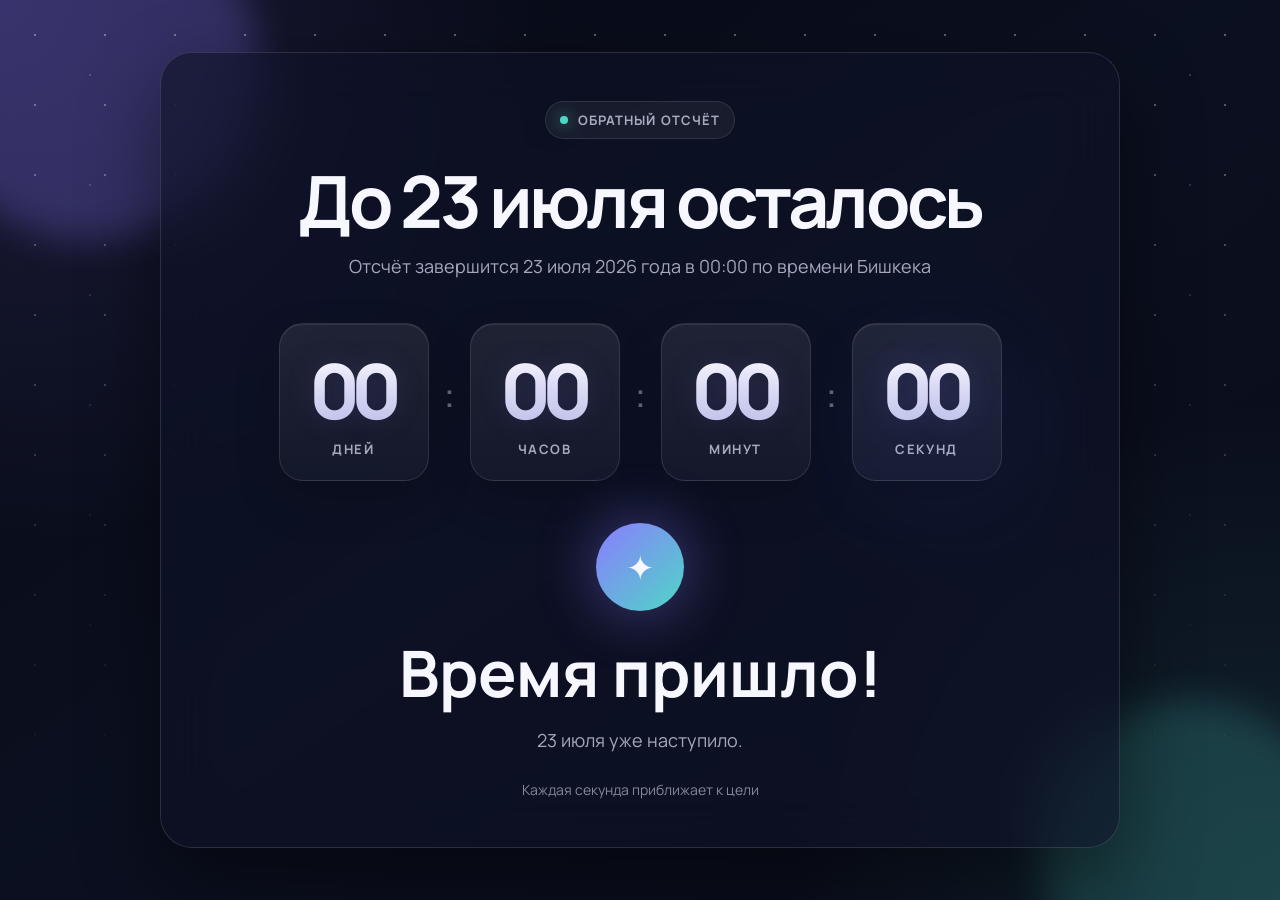
<file: index.html>
<!DOCTYPE html>
<html lang="ru">
<head>
  <meta charset="UTF-8" />
  <meta name="viewport" content="width=device-width, initial-scale=1.0" />
  <meta name="theme-color" content="#090b18" />
  <meta name="description" content="Обратный отсчёт до 23 июля 2026 года" />
  <title>До 23 июля осталось</title>

  <link rel="preconnect" href="https://fonts.googleapis.com">
  <link rel="preconnect" href="https://fonts.gstatic.com" crossorigin>
  <link href="https://fonts.googleapis.com/css2?family=Manrope:wght@400;500;600;700;800&display=swap" rel="stylesheet">

  <link rel="stylesheet" href="style.css" />
</head>
<body>
  <div class="background" aria-hidden="true">
    <div class="orb orb-one"></div>
    <div class="orb orb-two"></div>
    <div class="orb orb-three"></div>
    <div class="stars"></div>
  </div>

  <main class="page">
    <section class="countdown-card" aria-labelledby="page-title">
      <div class="eyebrow">
        <span class="status-dot"></span>
        Обратный отсчёт
      </div>

      <h1 id="page-title">До 23 июля осталось</h1>
      <p class="subtitle">
        Отсчёт завершится 23 июля 2026 года в 00:00 по времени Бишкека
      </p>

      <div class="countdown" id="countdown" aria-live="polite">
        <div class="time-box">
          <span class="time-value" id="days">00</span>
          <span class="time-label">дней</span>
        </div>

        <div class="separator">:</div>

        <div class="time-box">
          <span class="time-value" id="hours">00</span>
          <span class="time-label">часов</span>
        </div>

        <div class="separator">:</div>

        <div class="time-box">
          <span class="time-value" id="minutes">00</span>
          <span class="time-label">минут</span>
        </div>

        <div class="separator">:</div>

        <div class="time-box">
          <span class="time-value" id="seconds">00</span>
          <span class="time-label">секунд</span>
        </div>
      </div>

      <div class="finish-message" id="finishMessage" hidden>
        <div class="finish-icon">✦</div>
        <h2>Время пришло!</h2>
        <p>23 июля уже наступило.</p>
      </div>

      <div class="progress-wrap" id="progressWrap">
        <div class="progress-track">
          <div class="progress-bar" id="progressBar"></div>
        </div>
        <div class="progress-meta">
          <span>16 июля</span>
          <span>23 июля</span>
        </div>
      </div>

      <p class="footer-note">Каждая секунда приближает к цели</p>
    </section>
  </main>

  <script src="script.js"></script>
</body>
</html>
</file>
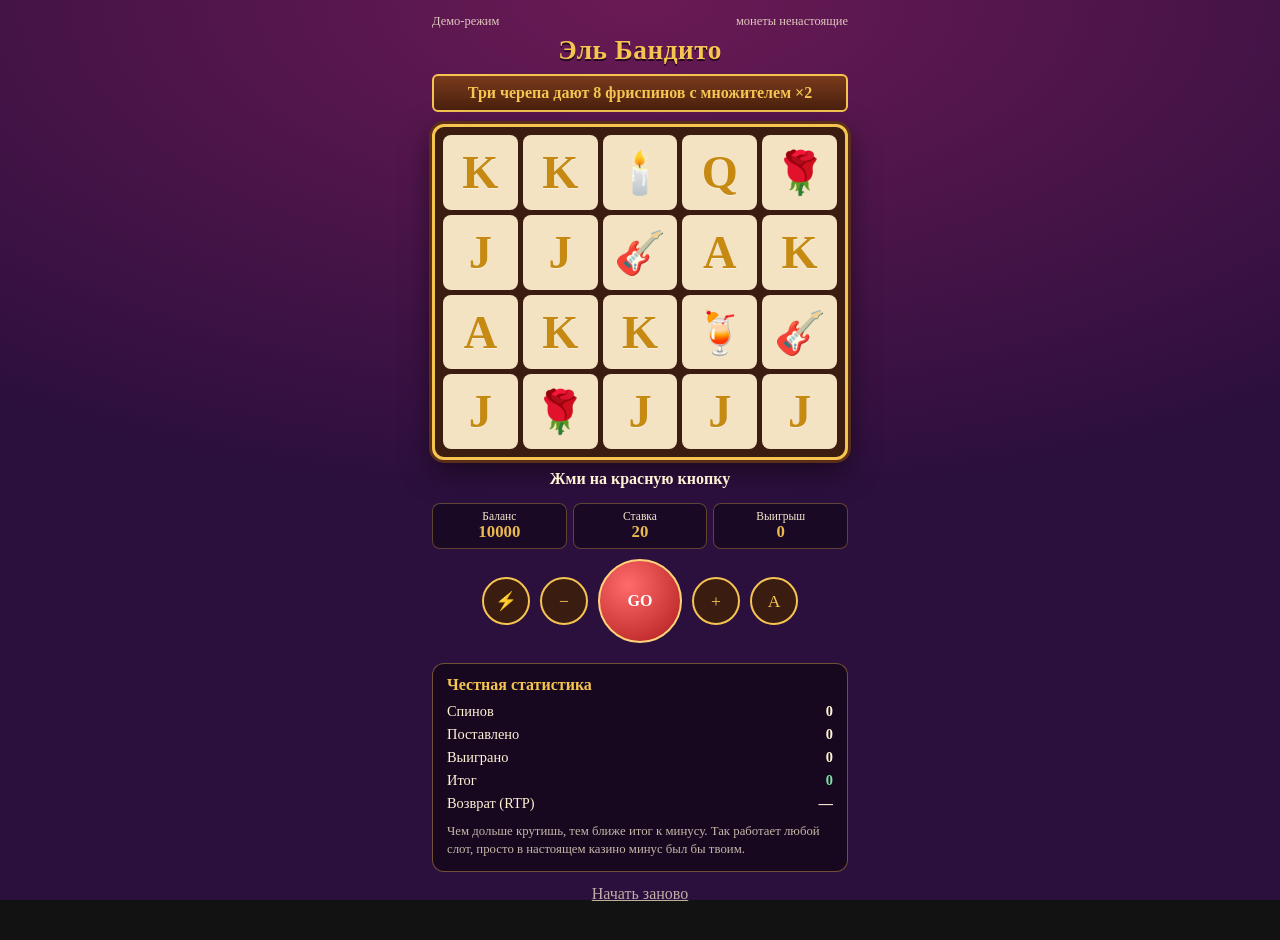
<file: fan.html>
<!DOCTYPE html>
<html lang="ru">

<head>
    <meta charset="utf-8">
    <meta name="viewport" content="width=device-width, initial-scale=1, viewport-fit=cover">
    <title>Эль Бандито: демо</title>
    <style>
         :root {
            color-scheme: dark;
            --bg1: #2b0f3d;
            --bg2: #6a1a55;
            --gold: #f5c451;
            --wood: #3a1c10;
            --wood2: #5a2e18;
            --cell: #f3e3c3;
            --ink: #fff3d6;
            --red: #e63b3b;
            --ok: #7ee0a8;
            --bad: #ff8a7a;
            box-sizing: border-box;
            padding-top: env(safe-area-inset-top, 0px);
            padding-bottom: env(safe-area-inset-bottom, 0px)
        }
        
        html {
            scroll-padding-top: env(safe-area-inset-top, 0px)
        }
        
        * {
            box-sizing: border-box
        }
        
        body {
            margin: 0;
            min-height: 100vh;
            display: flex;
            justify-content: center;
            background: radial-gradient(120% 80% at 50% 0, var(--bg2), var(--bg1) 70%) fixed;
            color: var(--ink);
            font-family: Georgia, "Times New Roman", serif
        }
        
        main {
            width: 100%;
            max-width: 440px;
            padding: 14px 12px 36px
        }
        
        .top {
            display: flex;
            justify-content: space-between;
            font-size: .78rem;
            opacity: .8
        }
        
        h1 {
            margin: 6px 0 2px;
            text-align: center;
            font-size: 1.7rem;
            color: var(--gold);
            letter-spacing: .02em;
            text-shadow: 0 2px 0 #000a
        }
        
        .banner {
            margin: 8px 0 12px;
            text-align: center;
            padding: 8px;
            background: linear-gradient(#7a3a1b, #4a210e);
            border: 2px solid var(--gold);
            border-radius: 6px;
            font-weight: 700;
            color: var(--gold)
        }
        
        .banner.fs {
            background: linear-gradient(#a3201f, #5e0f10);
            color: #fff
        }
        
        .board {
            display: grid;
            grid-template-columns: repeat(5, 1fr);
            gap: 5px;
            padding: 8px;
            background: var(--wood);
            border: 3px solid var(--gold);
            border-radius: 12px;
            box-shadow: 0 0 0 3px var(--wood2), 0 10px 30px #0008
        }
        
        .col {
            display: grid;
            grid-template-rows: repeat(4, 1fr);
            gap: 5px
        }
        
        .cell {
            aspect-ratio: 1;
            display: grid;
            place-items: center;
            background: var(--cell);
            border-radius: 8px;
            font-size: clamp(1.6rem, 9vw, 2.6rem);
            position: relative;
            color: #3a1c10;
            font-weight: 700;
            font-family: Georgia, serif
        }
        
        .cell.L {
            color: #c68a12;
            font-size: clamp(1.8rem, 10vw, 2.9rem);
            text-shadow: 0 1px 0 #fff8
        }
        
        .cell.wild {
            background: linear-gradient(#fff0b0, #f0b429)
        }
        
        .cell.wild::after {
            content: "WILD";
            position: absolute;
            bottom: 2px;
            font-size: .55rem;
            letter-spacing: .08em
        }
        
        .cell.sc {
            background: linear-gradient(#cfe9ff, #7fb7e8)
        }
        
        .cell.sc::after {
            content: "SCATTER";
            position: absolute;
            bottom: 2px;
            font-size: .5rem;
            letter-spacing: .06em
        }
        
        .cell.hit {
            outline: 3px solid var(--red);
            animation: p .5s 2
        }
        
        @keyframes p {
            50% {
                transform: scale(1.08)
            }
        }
        
        .col.spin .cell {
            filter: blur(1.5px);
            opacity: .75
        }
        
        @media (prefers-reduced-motion:reduce) {
            .cell.hit {
                animation: none
            }
        }
        
        #msg {
            min-height: 1.7em;
            text-align: center;
            font-weight: 700;
            margin: 10px 0 6px
        }
        
        .ok {
            color: var(--ok)
        }
        
        .bad {
            color: var(--bad)
        }
        
        .bar {
            display: grid;
            grid-template-columns: 1fr 1fr 1fr;
            gap: 6px;
            margin-bottom: 10px
        }
        
        .bar div {
            background: #0006;
            border: 1px solid #f5c45155;
            border-radius: 8px;
            padding: 6px 8px;
            text-align: center;
            font-size: .72rem;
            opacity: .95
        }
        
        .bar b {
            display: block;
            font-size: 1.05rem;
            color: var(--gold);
            font-variant-numeric: tabular-nums
        }
        
        .ctl {
            display: flex;
            align-items: center;
            justify-content: center;
            gap: 10px
        }
        
        .ctl button {
            font: inherit;
            color: var(--gold);
            background: var(--wood);
            border: 2px solid var(--gold);
            border-radius: 50%;
            width: 48px;
            height: 48px;
            font-size: 1.1rem;
            cursor: pointer
        }
        
        .ctl button.on {
            background: var(--gold);
            color: var(--wood)
        }
        
        #go {
            width: 84px;
            height: 84px;
            font-size: 1rem;
            font-weight: 700;
            background: radial-gradient(circle at 35% 30%, #ff6a6a, #b01c1c);
            color: #fff;
            border-color: #ffd37a
        }
        
        .ctl button:disabled {
            opacity: .45
        }
        
        button:focus-visible {
            outline: 3px solid #fff;
            outline-offset: 2px
        }
        
        .stats {
            margin-top: 20px;
            background: #0007;
            border: 1px solid #f5c45166;
            border-radius: 12px;
            padding: 12px 14px;
            font-size: .9rem
        }
        
        .stats h2 {
            margin: 0 0 6px;
            font-size: 1rem;
            color: var(--gold)
        }
        
        .stats div {
            display: flex;
            justify-content: space-between;
            padding: 3px 0
        }
        
        .note {
            font-size: .8rem;
            opacity: .75;
            line-height: 1.4;
            margin: 8px 0 0
        }
        
        #reset {
            display: block;
            margin: 12px auto 0;
            background: none;
            border: 0;
            color: var(--ink);
            opacity: .7;
            text-decoration: underline;
            font: inherit;
            cursor: pointer
        }
    </style>
</head>

<body>
    <main>
        <div class="top"><span>Демо-режим</span><span>монеты ненастоящие</span></div>
        <h1>Эль Бандито</h1>
        <div class="banner" id="banner">Три черепа дают 8 фриспинов с множителем ×2</div>
        <div class="board" id="board"></div>
        <p id="msg">Жми на красную кнопку</p>
        <div class="bar">
            <div>Баланс<b id="bal">10000</b></div>
            <div>Ставка<b id="bet">20</b></div>
            <div>Выигрыш<b id="last">0</b></div>
        </div>
        <div class="ctl">
            <button id="turbo" title="Турбо">⚡</button>
            <button id="minus" title="Меньше">−</button>
            <button id="go">GO</button>
            <button id="plus" title="Больше">+</button>
            <button id="auto" title="Авто">A</button>
        </div>
        <div class="stats">
            <h2>Честная статистика</h2>
            <div><span>Спинов</span><b id="n">0</b></div>
            <div><span>Поставлено</span><b id="w">0</b></div>
            <div><span>Выиграно</span><b id="p">0</b></div>
            <div><span>Итог</span><b id="net">0</b></div>
            <div><span>Возврат (RTP)</span><b id="rtp">—</b></div>
            <p class="note">Чем дольше крутишь, тем ближе итог к минусу. Так работает любой слот, просто в настоящем казино минус был бы твоим.</p>
        </div>
        <button id="reset">Начать заново</button>
    </main>
    <script>
        /*LOGIC*/
        const LOW = ["J", "Q", "K", "A"],
            MID = ["🕯️", "🌹"],
            HI = ["🍹", "🎸"],
            WILD = "🤠",
            SC = "💀";
        const WT = [
            ["J", 22],
            ["Q", 22],
            ["K", 18],
            ["A", 18],
            ["🕯️", 12],
            ["🌹", 11],
            ["🍹", 8],
            ["🎸", 6],
            [WILD, 3],
            [SC, 3]
        ];
        const PAY = {
            "J": [1, 3, 8],
            "Q": [1, 3, 8],
            "K": [1.5, 4, 10],
            "A": [1.5, 4, 10],
            "🕯️": [2, 6, 15],
            "🌹": [2, 6, 15],
            "🍹": [3, 10, 25],
            "🎸": [5, 15, 40]
        };
        const UNIT = 1 / 15; // доля ставки за единицу множителя
        function gen(c) {
            const pool = WT.filter(([s]) => !(s === WILD && (c === 0 || c === 4)));
            const t = pool.reduce((a, [, w]) => a + w, 0);
            let r = Math.random() * t;
            for (const [s, w] of pool) {
                if ((r -= w) < 0) return s
            }
            return "J"
        }

        function evalGrid(g, bet, mult) { // g[c][r]
            let pay = 0;
            const hit = new Set();
            for (const s in PAY) {
                const cnt = g.map((col, c) => col.filter(x => x === s || (x === WILD && c >= 1 && c <= 3)).length);
                let k = 0,
                    ways = 1;
                while (k < 5 && cnt[k] > 0) {
                    ways *= cnt[k];
                    k++
                }
                if (k >= 3) {
                    pay += bet * UNIT * PAY[s][k - 3] * ways * mult;
                    for (let c = 0; c < k; c++) g[c].forEach((x, r) => {
                        if (x === s || (x === WILD && c >= 1 && c <= 3)) hit.add(c + "," + r)
                    })
                }
            }
            let sc = 0;
            g.forEach((col, c) => col.forEach((x, r) => {
                if (x === SC) {
                    sc++;
                }
            }));
            if (sc >= 3) {
                pay += bet * 2 * mult;
                g.forEach((col, c) => col.forEach((x, r) => {
                    if (x === SC) hit.add(c + "," + r)
                }))
            }
            return {
                pay: Math.floor(pay),
                hit,
                sc
            };
        }
        /*END*/
        const $ = id => document.getElementById(id);
        const BETS = [10, 20, 50, 100, 200];
        let S = {
            bal: 10000,
            bi: 1,
            n: 0,
            wag: 0,
            won: 0
        };
        try {
            const x = JSON.parse(localStorage.getItem("bandito") || "null");
            if (x && typeof x.bal === "number") S = x
        } catch (e) {}
        let fs = 0,
            turbo = false,
            auto = false,
            busy = false,
            grid = [];
        const board = $("board"),
            cols = [];
        for (let c = 0; c < 5; c++) {
            const d = document.createElement("div");
            d.className = "col";
            cols.push(d);
            board.appendChild(d)
        }

        function cellHTML(el, s) {
            el.textContent = s;
            el.className = "cell" + (LOW.includes(s) ? " L" : "") + (s === WILD ? " wild" : "") + (s === SC ? " sc" : "")
        }

        function setCol(c, arr) {
            cols[c].innerHTML = "";
            arr.forEach(s => {
                const e = document.createElement("div");
                cellHTML(e, s);
                cols[c].appendChild(e)
            })
        }
        grid = [0, 1, 2, 3, 4].map(c => [0, 1, 2, 3].map(() => gen(c)));
        grid.forEach((a, c) => setCol(c, a));
        const bet = () => BETS[S.bi];

        function save() {
            try {
                localStorage.setItem("bandito", JSON.stringify(S))
            } catch (e) {}
        }

        function draw() {
            $("bal").textContent = S.bal;
            $("bet").textContent = bet();
            $("n").textContent = S.n;
            $("w").textContent = S.wag;
            $("p").textContent = S.won;
            const net = S.won - S.wag;
            $("net").textContent = (net > 0 ? "+" : "") + net;
            $("net").style.color = net >= 0 ? "var(--ok)" : "var(--bad)";
            $("rtp").textContent = S.wag ? Math.round(S.won / S.wag * 100) + "%" : "—";
            $("go").disabled = busy || (fs === 0 && S.bal < bet());
            $("minus").disabled = $("plus").disabled = busy || fs > 0;
            $("turbo").classList.toggle("on", turbo);
            $("auto").classList.toggle("on", auto);
            const b = $("banner");
            b.classList.toggle("fs", fs > 0);
            b.textContent = fs > 0 ? "ФРИСПИНЫ: осталось " + fs + ", выигрыши ×2" : "Три черепа дают 8 фриспинов с множителем ×2";
        }

        function msg(t, c) {
            $("msg").textContent = t;
            $("msg").className = c || ""
        }

        function spin() {
            if (busy) return;
            const free = fs > 0;
            if (!free) {
                if (S.bal < bet()) {
                    auto = false;
                    msg("Монеты кончились. Начни заново.", "bad");
                    draw();
                    return
                }
                S.bal -= bet();
                S.wag += bet()
            } else fs--;
            S.n++;
            busy = true;
            msg("");
            $("last").textContent = 0;
            draw();
            const g = [0, 1, 2, 3, 4].map(c => [0, 1, 2, 3].map(() => gen(c)));
            const base = turbo ? 250 : 600,
                step = turbo ? 90 : 260;
            const tick = setInterval(() => cols.forEach((col, c) => {
                if (col.classList.contains("spin")) setCol(c, [0, 1, 2, 3].map(() => gen(c))), col.classList.add("spin")
            }), 90);
            cols.forEach((col, c) => {
                col.classList.add("spin");
                setCol(c, [0, 1, 2, 3].map(() => gen(c)));
                col.classList.add("spin");
                setTimeout(() => {
                    col.classList.remove("spin");
                    setCol(c, g[c]);
                    if (c === 4) {
                        clearInterval(tick);
                        finish(g, free)
                    }
                }, base + c * step)
            });
        }

        function finish(g, free) {
            const mult = free ? 2 : 1;
            const r = evalGrid(g, bet(), mult);
            r.hit.forEach(k => {
                const [c, rw] = k.split(",");
                cols[c].children[rw].classList.add("hit")
            });
            S.bal += r.pay;
            S.won += r.pay;
            $("last").textContent = r.pay;
            let t = r.pay ? "Выигрыш " + r.pay : "Мимо";
            let cls = r.pay ? "ok" : "bad";
            if (r.sc >= 3) {
                const add = free ? 4 : 8;
                fs += add;
                t += " · +" + add + " фриспинов!"
            }
            msg(t, cls);
            busy = false;
            save();
            draw();
            const wait = turbo ? 500 : 1100;
            if (fs > 0 || auto) setTimeout(() => {
                if (!busy && (fs > 0 || auto)) spin()
            }, wait);
        }
        $("go").onclick = () => {
            auto = false;
            spin()
        };
        $("plus").onclick = () => {
            if (S.bi < BETS.length - 1) S.bi++;
            draw()
        };
        $("minus").onclick = () => {
            if (S.bi > 0) S.bi--;
            draw()
        };
        $("turbo").onclick = () => {
            turbo = !turbo;
            draw()
        };
        $("auto").onclick = () => {
            auto = !auto;
            draw();
            if (auto) spin()
        };
        $("reset").onclick = () => {
            S = {
                bal: 10000,
                bi: 1,
                n: 0,
                wag: 0,
                won: 0
            };
            fs = 0;
            auto = false;
            save();
            msg("Жми на красную кнопку");
            draw()
        };
        draw();
    </script>
</body>

</html>
</file>
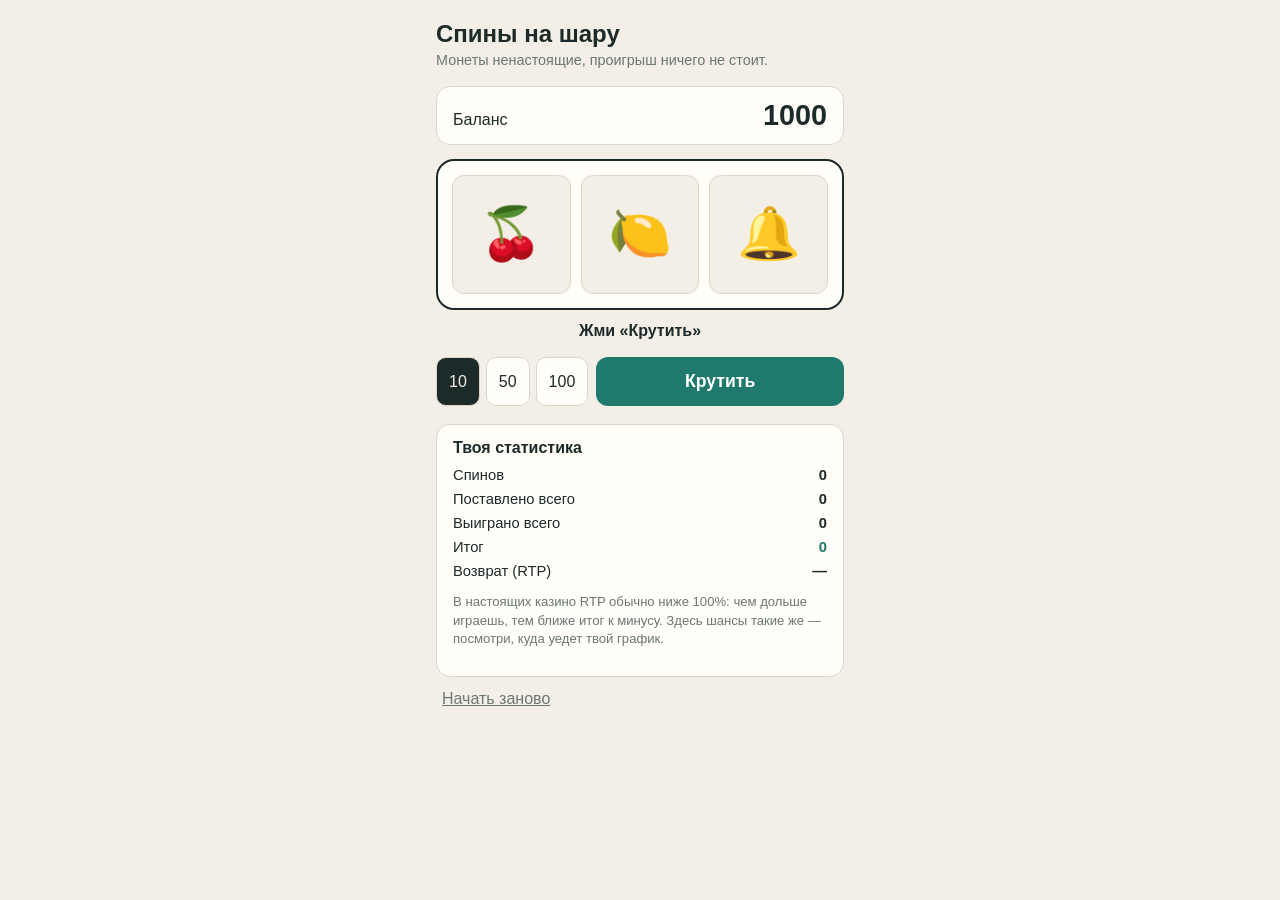
<file: Спины на шару.html>
<!DOCTYPE html>
<html lang="ru">
<head>
<meta charset="utf-8">
<meta name="viewport" content="width=device-width, initial-scale=1, viewport-fit=cover">
<title>Спины на шару</title>
<style>
:root{--bg:#f3efe6;--card:#fffdf8;--ink:#1d2a2a;--mute:#6b7773;--acc:#1f7a6d;--win:#1f7a6d;--lose:#b5402f;--line:#ddd6c6;
box-sizing:border-box;padding-top:env(safe-area-inset-top,0px);padding-bottom:env(safe-area-inset-bottom,0px)}
@media (prefers-color-scheme:dark){:root:not([data-theme="light"]){--bg:#14201f;--card:#1c2b2a;--ink:#eef2ee;--mute:#93a39e;--acc:#4cc3ae;--win:#4cc3ae;--lose:#ef7f6c;--line:#2f4442}}
html{scroll-padding-top:env(safe-area-inset-top,0px)}
*{box-sizing:border-box}
body{margin:0;background:var(--bg);color:var(--ink);font-family:"Trebuchet MS",Verdana,sans-serif;display:flex;justify-content:center;min-height:100vh}
main{width:100%;max-width:440px;padding:20px 16px 40px}
h1{font-size:1.5rem;margin:0 0 4px}
p.sub{margin:0 0 18px;color:var(--mute);font-size:.9rem}
.bal{display:flex;justify-content:space-between;align-items:baseline;background:var(--card);border:1px solid var(--line);border-radius:14px;padding:12px 16px;margin-bottom:14px}
.bal b{font-size:1.8rem;font-variant-numeric:tabular-nums}
.reels{display:flex;gap:10px;background:var(--card);border:2px solid var(--ink);border-radius:18px;padding:14px;margin-bottom:12px}
.reel{flex:1;aspect-ratio:1;display:grid;place-items:center;font-size:3.2rem;background:var(--bg);border-radius:12px;border:1px solid var(--line)}
.reel.spin{animation:s .12s linear infinite}
@keyframes s{50%{transform:translateY(6px);opacity:.6}}
@media (prefers-reduced-motion:reduce){.reel.spin{animation:none;opacity:.5}}
#msg{min-height:1.6em;text-align:center;font-weight:700;margin:0 0 10px}
.win{color:var(--win)}.lose{color:var(--lose)}
.ctrl{display:flex;gap:8px;margin-bottom:18px}
.bet{display:flex;gap:6px}
.bet button{padding:10px 12px;border-radius:10px;border:1px solid var(--line);background:var(--card);color:var(--ink);font:inherit;cursor:pointer}
.bet button.on{background:var(--ink);color:var(--bg)}
#go{flex:1;padding:14px;border:0;border-radius:12px;background:var(--acc);color:#fff;font:inherit;font-weight:700;font-size:1.1rem;cursor:pointer}
#go:disabled{opacity:.5}
button:focus-visible{outline:3px solid var(--acc);outline-offset:2px}
.stats{background:var(--card);border:1px solid var(--line);border-radius:14px;padding:14px 16px;font-size:.92rem}
.stats div{display:flex;justify-content:space-between;padding:4px 0}
.stats h2{font-size:1rem;margin:0 0 6px}
.note{color:var(--mute);font-size:.82rem;margin-top:10px;line-height:1.4}
#reset{margin-top:12px;background:none;border:0;color:var(--mute);text-decoration:underline;font:inherit;cursor:pointer}
</style>
</head>
<body>
<main>
<h1>Спины на шару</h1>
<p class="sub">Монеты ненастоящие, проигрыш ничего не стоит.</p>
<div class="bal"><span>Баланс</span><b id="bal">1000</b></div>
<div class="reels"><div class="reel" id="r0">🍒</div><div class="reel" id="r1">🍋</div><div class="reel" id="r2">🔔</div></div>
<p id="msg">Жми «Крутить»</p>
<div class="ctrl">
<div class="bet" id="bet"><button data-b="10" class="on">10</button><button data-b="50">50</button><button data-b="100">100</button></div>
<button id="go">Крутить</button>
</div>
<div class="stats">
<h2>Твоя статистика</h2>
<div><span>Спинов</span><b id="n">0</b></div>
<div><span>Поставлено всего</span><b id="w">0</b></div>
<div><span>Выиграно всего</span><b id="p">0</b></div>
<div><span>Итог</span><b id="net">0</b></div>
<div><span>Возврат (RTP)</span><b id="rtp">—</b></div>
<p class="note">В настоящих казино RTP обычно ниже 100%: чем дольше играешь, тем ближе итог к минусу. Здесь шансы такие же — посмотри, куда уедет твой график.</p>
</div>
<button id="reset">Начать заново</button>
</main>
<script>
const SYM=["🍒","🍋","🔔","🍀","💎","7️⃣"];
// веса: чаще выпадают дешёвые символы
const W=[30,25,20,12,8,5], TOT=W.reduce((a,b)=>a+b,0);
const PAY3={"🍒":5,"🍋":8,"🔔":15,"🍀":30,"💎":60,"7️⃣":150};
let S={bal:1000,bet:10,n:0,wag:0,won:0};
try{const x=JSON.parse(localStorage.getItem("slots")||"null");if(x&&typeof x.bal==="number")S=x}catch(e){}
const $=id=>document.getElementById(id);
function pick(){let r=Math.random()*TOT;for(let i=0;i<W.length;i++){if((r-=W[i])<0)return SYM[i]}return SYM[0]}
function save(){try{localStorage.setItem("slots",JSON.stringify(S))}catch(e){}}
function draw(){
 $("bal").textContent=S.bal;$("n").textContent=S.n;$("w").textContent=S.wag;$("p").textContent=S.won;
 const net=S.won-S.wag;$("net").textContent=(net>0?"+":"")+net;$("net").className=net>=0?"win":"lose";
 $("rtp").textContent=S.wag?Math.round(S.won/S.wag*100)+"%":"—";
 document.querySelectorAll("#bet button").forEach(b=>b.classList.toggle("on",+b.dataset.b===S.bet));
 $("go").disabled=S.bal<S.bet;
 if(S.bal<S.bet)setMsg("Монеты кончились. Нажми «Начать заново».","lose");
}
function setMsg(t,c){$("msg").textContent=t;$("msg").className=c||""}
function result(a){
 if(a[0]===a[1]&&a[1]===a[2])return PAY3[a[0]]*S.bet/ (1);
 if(a[0]===a[1]||a[1]===a[2]||a[0]===a[2])return S.bet; // пара: ставка назад
 return 0;
}
$("bet").onclick=e=>{const b=e.target.dataset.b;if(b){S.bet=+b;draw()}};
$("go").onclick=()=>{
 if(S.bal<S.bet)return;
 $("go").disabled=true;S.bal-=S.bet;S.wag+=S.bet;S.n++;
 $("bal").textContent=S.bal;setMsg("");
 const rs=[0,1,2].map(i=>$("r"+i));rs.forEach(r=>r.classList.add("spin"));
 const out=[pick(),pick(),pick()];
 const t=setInterval(()=>rs.forEach(r=>{if(r.classList.contains("spin"))r.textContent=SYM[Math.floor(Math.random()*SYM.length)]}),80);
 rs.forEach((r,i)=>setTimeout(()=>{r.classList.remove("spin");r.textContent=out[i];
  if(i===2){clearInterval(t);
   const pay=result(out);S.bal+=pay;S.won+=pay;
   if(pay>S.bet)setMsg("Выигрыш "+pay+"!","win");
   else if(pay===S.bet)setMsg("Пара: ставка вернулась","");
   else setMsg("Мимо. −"+S.bet,"lose");
   save();draw();}
 },500+i*350));
};
$("reset").onclick=()=>{S={bal:1000,bet:10,n:0,wag:0,won:0};save();setMsg("Жми «Крутить»");["🍒","🍋","🔔"].forEach((s,i)=>$("r"+i).textContent=s);draw()};
draw();
</script>
</body>
</html>
</file>
<file: style.css>
* {
  box-sizing: border-box;
}

:root {
  color-scheme: dark;
  --bg: #070914;
  --card: rgba(16, 19, 40, 0.62);
  --card-border: rgba(255, 255, 255, 0.12);
  --text: #f7f8ff;
  --muted: rgba(230, 232, 255, 0.7);
  --accent: #8b7cff;
  --accent-2: #4ed7c5;
  --shadow: 0 30px 80px rgba(0, 0, 0, 0.45);
}

html,
body {
  margin: 0;
  min-height: 100%;
  font-family: "Manrope", sans-serif;
  background: var(--bg);
  color: var(--text);
}

body {
  min-height: 100vh;
  overflow-x: hidden;
}

.background {
  position: fixed;
  inset: 0;
  overflow: hidden;
  z-index: 0;
  background:
    radial-gradient(circle at top left, rgba(139, 124, 255, 0.16), transparent 35%),
    radial-gradient(circle at bottom right, rgba(78, 215, 197, 0.12), transparent 32%),
    linear-gradient(145deg, #070914 0%, #0b1020 48%, #090b18 100%);
}

.orb {
  position: absolute;
  border-radius: 50%;
  filter: blur(18px);
  opacity: 0.85;
  animation: float 12s ease-in-out infinite;
}

.orb-one {
  width: 340px;
  height: 340px;
  top: -100px;
  left: -80px;
  background: rgba(139, 124, 255, 0.3);
}

.orb-two {
  width: 300px;
  height: 300px;
  right: -60px;
  bottom: -100px;
  background: rgba(78, 215, 197, 0.22);
  animation-delay: -4s;
}

.orb-three {
  width: 220px;
  height: 220px;
  top: 35%;
  right: 18%;
  background: rgba(75, 111, 255, 0.18);
  animation-delay: -7s;
}

.stars {
  position: absolute;
  inset: 0;
  opacity: 0.45;
  background-image:
    radial-gradient(circle, rgba(255,255,255,0.8) 1px, transparent 1px),
    radial-gradient(circle, rgba(255,255,255,0.4) 1px, transparent 1px);
  background-size: 70px 70px, 110px 110px;
  background-position: 0 0, 35px 20px;
  mask-image: linear-gradient(to bottom, black, transparent 90%);
}

.page {
  position: relative;
  z-index: 1;
  min-height: 100vh;
  display: grid;
  place-items: center;
  padding: 32px 20px;
}

.countdown-card {
  width: min(960px, 100%);
  padding: 48px;
  border: 1px solid var(--card-border);
  border-radius: 32px;
  background: var(--card);
  backdrop-filter: blur(26px);
  -webkit-backdrop-filter: blur(26px);
  box-shadow: var(--shadow);
  text-align: center;
  animation: card-in 0.8s ease both;
}

.eyebrow {
  display: inline-flex;
  align-items: center;
  gap: 10px;
  padding: 9px 14px;
  border: 1px solid rgba(255,255,255,0.1);
  border-radius: 999px;
  background: rgba(255,255,255,0.05);
  color: var(--muted);
  font-size: 13px;
  font-weight: 700;
  letter-spacing: 0.08em;
  text-transform: uppercase;
}

.status-dot {
  width: 8px;
  height: 8px;
  border-radius: 50%;
  background: var(--accent-2);
  box-shadow: 0 0 16px rgba(78, 215, 197, 0.9);
  animation: pulse 1.8s ease-in-out infinite;
}

h1 {
  margin: 24px 0 12px;
  font-size: clamp(36px, 6vw, 72px);
  line-height: 1.05;
  letter-spacing: -0.05em;
}

.subtitle {
  margin: 0 auto;
  max-width: 680px;
  color: var(--muted);
  font-size: clamp(15px, 2vw, 18px);
  line-height: 1.7;
}

.countdown {
  display: grid;
  grid-template-columns: repeat(7, auto);
  align-items: center;
  justify-content: center;
  gap: 14px;
  margin: 42px 0 32px;
}

.time-box {
  min-width: 150px;
  padding: 28px 22px 22px;
  border: 1px solid rgba(255,255,255,0.1);
  border-radius: 24px;
  background:
    linear-gradient(180deg, rgba(255,255,255,0.08), rgba(255,255,255,0.035));
  box-shadow:
    inset 0 1px 0 rgba(255,255,255,0.08),
    0 20px 45px rgba(0,0,0,0.18);
}

.time-value {
  display: block;
  font-size: clamp(46px, 7vw, 76px);
  font-weight: 800;
  line-height: 1;
  letter-spacing: -0.06em;
  font-variant-numeric: tabular-nums;
  background: linear-gradient(180deg, #ffffff, #bfc3e9);
  -webkit-background-clip: text;
  background-clip: text;
  color: transparent;
  text-shadow: 0 0 30px rgba(139, 124, 255, 0.15);
}

.time-label {
  display: block;
  margin-top: 12px;
  color: var(--muted);
  font-size: 13px;
  font-weight: 700;
  text-transform: uppercase;
  letter-spacing: 0.12em;
}

.separator {
  color: rgba(255,255,255,0.35);
  font-size: 42px;
  transform: translateY(-8px);
}

.progress-wrap {
  max-width: 720px;
  margin: 0 auto;
}

.progress-track {
  height: 10px;
  padding: 2px;
  border: 1px solid rgba(255,255,255,0.09);
  border-radius: 999px;
  background: rgba(255,255,255,0.05);
  overflow: hidden;
}

.progress-bar {
  width: 0%;
  height: 100%;
  border-radius: inherit;
  background: linear-gradient(90deg, var(--accent), var(--accent-2));
  box-shadow: 0 0 18px rgba(78, 215, 197, 0.35);
  transition: width 0.6s ease;
}

.progress-meta {
  display: flex;
  justify-content: space-between;
  margin-top: 10px;
  color: rgba(230, 232, 255, 0.5);
  font-size: 12px;
  font-weight: 600;
}

.footer-note {
  margin: 26px 0 0;
  color: rgba(230, 232, 255, 0.55);
  font-size: 14px;
}

.finish-message {
  margin: 42px 0 28px;
  animation: card-in 0.7s ease both;
}

.finish-icon {
  width: 88px;
  height: 88px;
  display: grid;
  place-items: center;
  margin: 0 auto 18px;
  border-radius: 50%;
  font-size: 34px;
  background: linear-gradient(135deg, var(--accent), var(--accent-2));
  box-shadow: 0 0 60px rgba(139, 124, 255, 0.45);
}

.finish-message h2 {
  margin: 0;
  font-size: clamp(36px, 6vw, 64px);
}

.finish-message p {
  margin: 12px 0 0;
  color: var(--muted);
  font-size: 18px;
}

@keyframes float {
  0%, 100% {
    transform: translate3d(0, 0, 0) scale(1);
  }
  50% {
    transform: translate3d(30px, -25px, 0) scale(1.08);
  }
}

@keyframes pulse {
  0%, 100% {
    opacity: 0.55;
    transform: scale(0.9);
  }
  50% {
    opacity: 1;
    transform: scale(1.15);
  }
}

@keyframes card-in {
  from {
    opacity: 0;
    transform: translateY(20px) scale(0.985);
  }
  to {
    opacity: 1;
    transform: translateY(0) scale(1);
  }
}

@media (max-width: 900px) {
  .countdown-card {
    padding: 36px 24px;
  }

  .countdown {
    grid-template-columns: repeat(4, 1fr);
    gap: 12px;
  }

  .separator {
    display: none;
  }

  .time-box {
    min-width: 0;
    padding: 24px 12px 20px;
  }
}

@media (max-width: 620px) {
  .page {
    padding: 18px 14px;
  }

  .countdown-card {
    padding: 30px 16px;
    border-radius: 24px;
  }

  .countdown {
    grid-template-columns: repeat(2, 1fr);
    margin-top: 32px;
  }

  .time-box {
    border-radius: 20px;
  }

  .time-label {
    font-size: 11px;
  }
}

@media (prefers-reduced-motion: reduce) {
  *,
  *::before,
  *::after {
    animation-duration: 0.01ms !important;
    animation-iteration-count: 1 !important;
    scroll-behavior: auto !important;
  }
}
</file>
